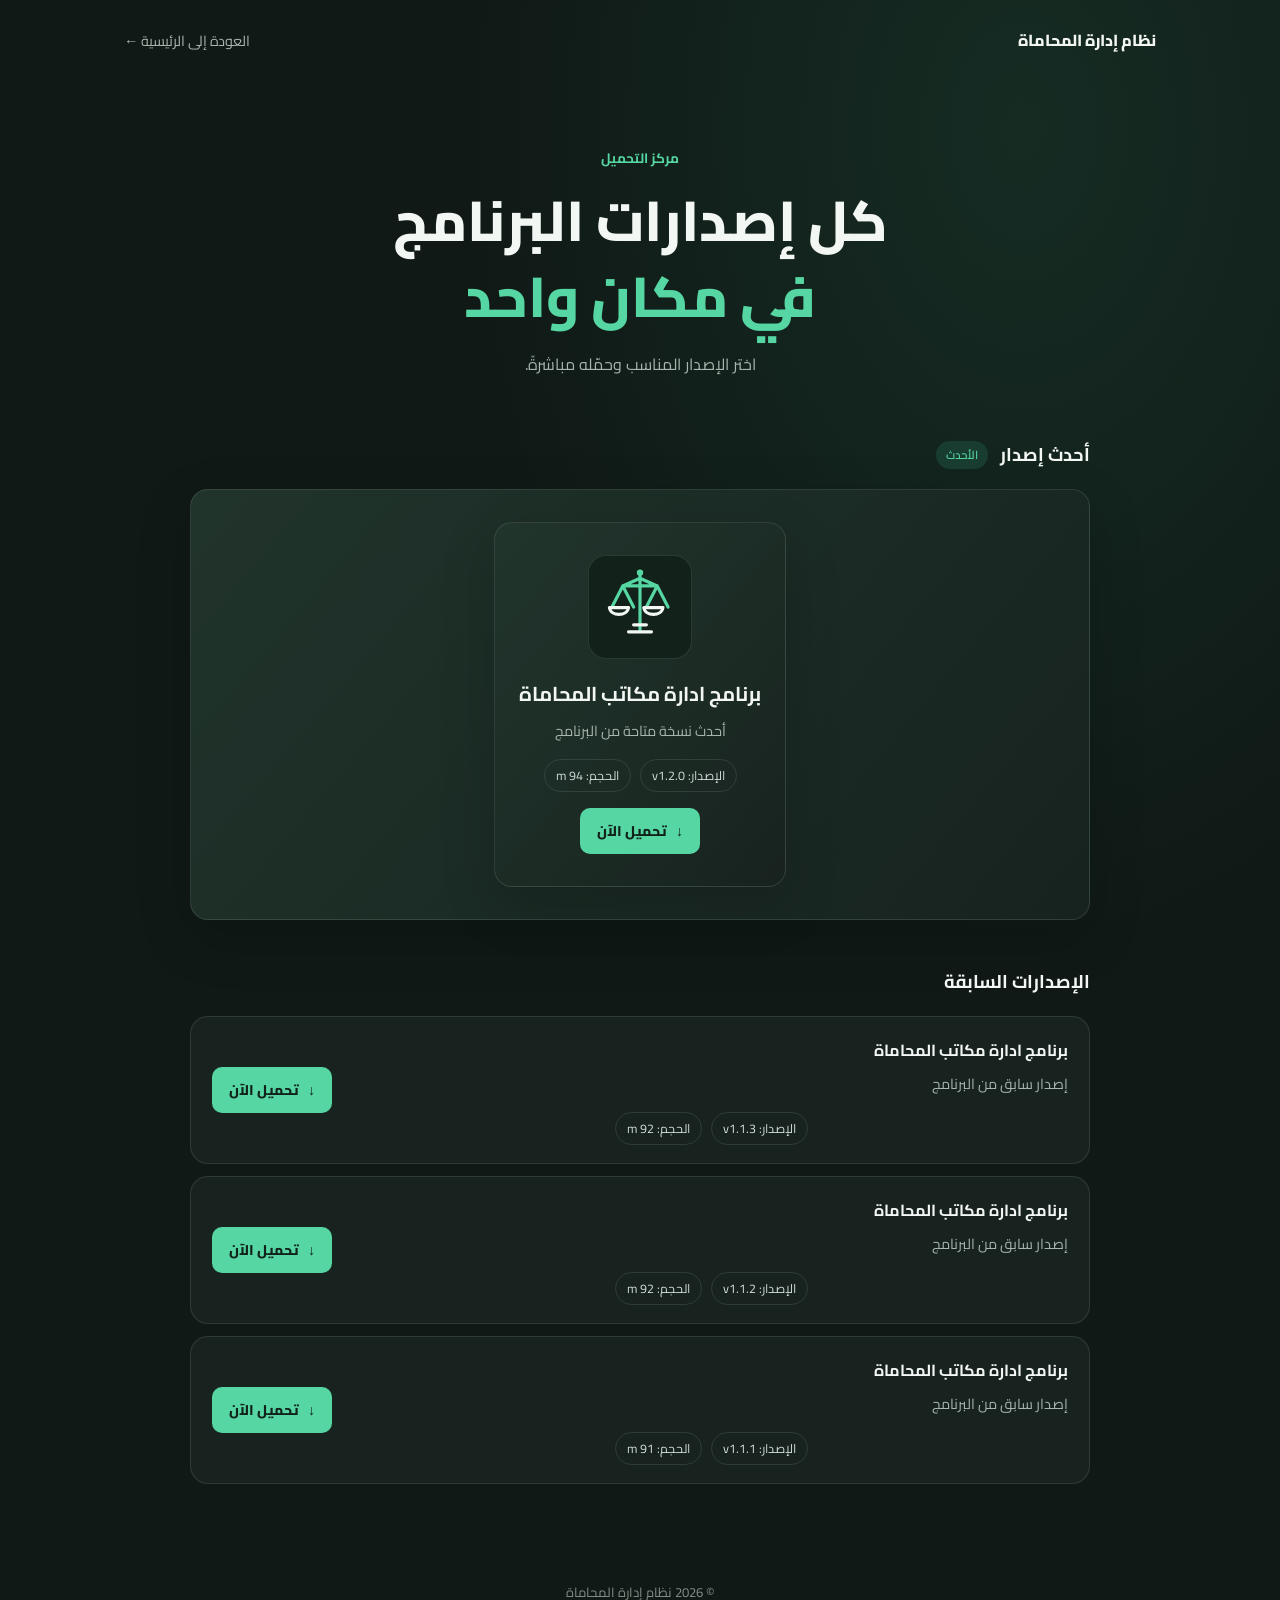
<file: download/index.html>
<!DOCTYPE html>
<html lang="ar" dir="rtl">
<head>
  <meta charset="UTF-8">
  <meta name="viewport" content="width=device-width, initial-scale=1">
  <meta name="description" content="حمّل أحدث إصدار من نظام إدارة المحاماة وتصفح الإصدارات السابقة.">
  <title>تحميل نظام إدارة المحاماة</title>
  <link rel="preconnect" href="https://fonts.googleapis.com">
  <link rel="preconnect" href="https://fonts.gstatic.com" crossorigin>
  <link href="https://fonts.googleapis.com/css2?family=Cairo:wght@400;500;600;700;800&display=swap" rel="stylesheet">
  <link rel="stylesheet" href="download.css">
</head>
<body>
  <header class="site-header">
    <a class="brand" href="../">نظام إدارة المحاماة</a>
    <a class="back-link" href="../">العودة إلى الرئيسية <span aria-hidden="true">←</span></a>
  </header>

  <main class="page-content">
    <section class="intro" aria-labelledby="page-title">
      <span class="eyebrow">مركز التحميل</span>
      <h1 id="page-title">كل إصدارات البرنامج<br><span>في مكان واحد</span></h1>
      <p>اختر الإصدار المناسب وحمّله مباشرةً.</p>
    </section>

    <section class="latest-section" aria-labelledby="latest-heading">
      <h2 class="section-title" id="latest-heading">أحدث إصدار <span class="latest-badge">الأحدث</span></h2>
      <div id="latest-version" class="version-card latest-card"></div>
    </section>

    <section class="older-section" aria-labelledby="older-heading">
      <h2 class="section-title" id="older-heading">الإصدارات السابقة</h2>
      <div id="older-versions" class="versions-grid"></div>
    </section>
  </main>

  <footer class="site-footer">© <span id="current-year"></span> نظام إدارة المحاماة</footer>
  <script src="download.js"></script>
</body>
</html>
</file>
<file: download/download.css>
:root {
  color-scheme: dark;
  --page: #101916;
  --surface: #18231f;
  --surface-soft: #1d2b26;
  --text: #f3f7f4;
  --muted: #a7b5ad;
  --accent: #56d6a2;
  --accent-dark: #183c30;
  --border: rgba(211, 231, 220, 0.12);
}

* {
  box-sizing: border-box;
}

body {
  min-height: 100vh;
  margin: 0;
  background:
    radial-gradient(ellipse at 80% 8%, rgba(43, 120, 87, 0.2), transparent 35rem),
    var(--page);
  color: var(--text);
  font-family: "Cairo", sans-serif;
}

a {
  color: inherit;
  text-decoration: none;
}

.site-header {
  display: flex;
  align-items: center;
  justify-content: space-between;
  max-width: 1080px;
  margin: 0 auto;
  padding: 25px 24px;
}

.brand {
  font-size: 1rem;
  font-weight: 800;
}

.back-link {
  color: var(--muted);
  font-size: 0.9rem;
}

.back-link:hover {
  color: var(--accent);
}

.page-content {
  width: min(100% - 40px, 900px);
  margin: 62px auto 96px;
}

.intro {
  margin-bottom: 58px;
  text-align: center;
}

.eyebrow {
  display: inline-block;
  margin-bottom: 12px;
  color: var(--accent);
  font-size: 0.85rem;
  font-weight: 700;
}

.intro h1 {
  margin: 0;
  font-size: clamp(2rem, 6vw, 3.5rem);
  font-weight: 800;
  line-height: 1.35;
}

.intro h1 span {
  color: var(--accent);
}

.intro p {
  margin: 15px 0 0;
  color: var(--muted);
}

.latest-section,
.older-section {
  margin-top: 44px;
}

.section-title {
  display: flex;
  align-items: center;
  gap: 12px;
  margin: 0 0 17px;
  font-size: 1.15rem;
  font-weight: 700;
}

.latest-badge {
  border-radius: 999px;
  padding: 3px 10px;
  background: var(--accent-dark);
  color: var(--accent);
  font-size: 0.72rem;
  font-weight: 600;
}

.version-card {
  display: grid;
  grid-template-columns: 104px minmax(0, 1fr) auto;
  align-items: center;
  gap: 22px;
  border: 1px solid var(--border);
  border-radius: 18px;
  padding: 24px;
  background: linear-gradient(130deg, rgba(34, 54, 45, 0.94), rgba(24, 35, 31, 0.96));
  box-shadow: 0 18px 55px rgba(0, 0, 0, 0.16);
}

.latest-card {
  display: flex;
  flex-direction: column;
  align-items: center;
  gap: 16px;
  padding: 32px 24px;
  text-align: center;
}

.app-image {
  display: block;
  width: 104px;
  height: 104px;
  border: 1px solid var(--border);
  border-radius: 18px;
  margin: 0 auto;
  background: #12221b;
}

.version-info {
  min-width: 0;
}

.latest-card .version-info {
  display: flex;
  flex-direction: column;
  align-items: center;
}

.version-info h3 {
  overflow-wrap: anywhere;
  margin: 0 0 5px;
  font-size: 1.25rem;
  font-weight: 700;
}

.version-info p {
  margin: 0 0 15px;
  color: var(--muted);
  font-size: 0.9rem;
}

.version-meta {
  display: flex;
  flex-wrap: wrap;
  justify-content: center;
  gap: 9px;
}

.version-meta span {
  border: 1px solid var(--border);
  border-radius: 999px;
  padding: 4px 11px;
  color: #d1ddd6;
  font-size: 0.78rem;
}

.download-button {
  display: inline-flex;
  min-height: 46px;
  align-items: center;
  justify-content: center;
  gap: 9px;
  border: 0;
  border-radius: 10px;
  padding: 10px 17px;
  background: var(--accent);
  color: #10221a;
  font: inherit;
  font-size: 0.88rem;
  font-weight: 800;
  white-space: nowrap;
  transition: background-color 160ms ease, transform 160ms ease;
}

a.download-button:hover {
  transform: translateY(-2px);
  background: #75e5b8;
}

.download-button.is-disabled {
  background: #34423b;
  color: #aab7af;
  cursor: not-allowed;
}

.versions-grid {
  display: grid;
  gap: 12px;
}

.older-card {
  grid-template-columns: minmax(0, 1fr) auto;
  padding: 18px 21px;
  background: var(--surface);
  box-shadow: none;
}

.older-card .version-info h3 {
  font-size: 1rem;
}

.empty-state {
  margin: 0;
  border: 1px dashed var(--border);
  border-radius: 14px;
  padding: 22px;
  color: var(--muted);
  text-align: center;
}

.site-footer {
  padding: 0 20px 28px;
  color: #829188;
  font-size: 0.82rem;
  text-align: center;
}

@media (max-width: 680px) {
  .page-content {
    margin-top: 38px;
  }

  .intro {
    margin-bottom: 42px;
  }

  .version-card {
    grid-template-columns: 72px minmax(0, 1fr);
    gap: 16px;
    padding: 17px;
  }

  .latest-card {
    padding: 24px 18px;
  }

  .app-image {
    width: 72px;
    height: 72px;
  }

  .version-info h3 {
    font-size: 1.05rem;
  }

  .version-info p {
    margin-bottom: 10px;
  }

  .download-button {
    grid-column: 1 / -1;
    width: 100%;
  }

  .latest-card .download-button {
    width: auto;
  }

  .older-card {
    grid-template-columns: minmax(0, 1fr);
  }

  .older-card .download-button {
    grid-column: auto;
  }
}
</file>
